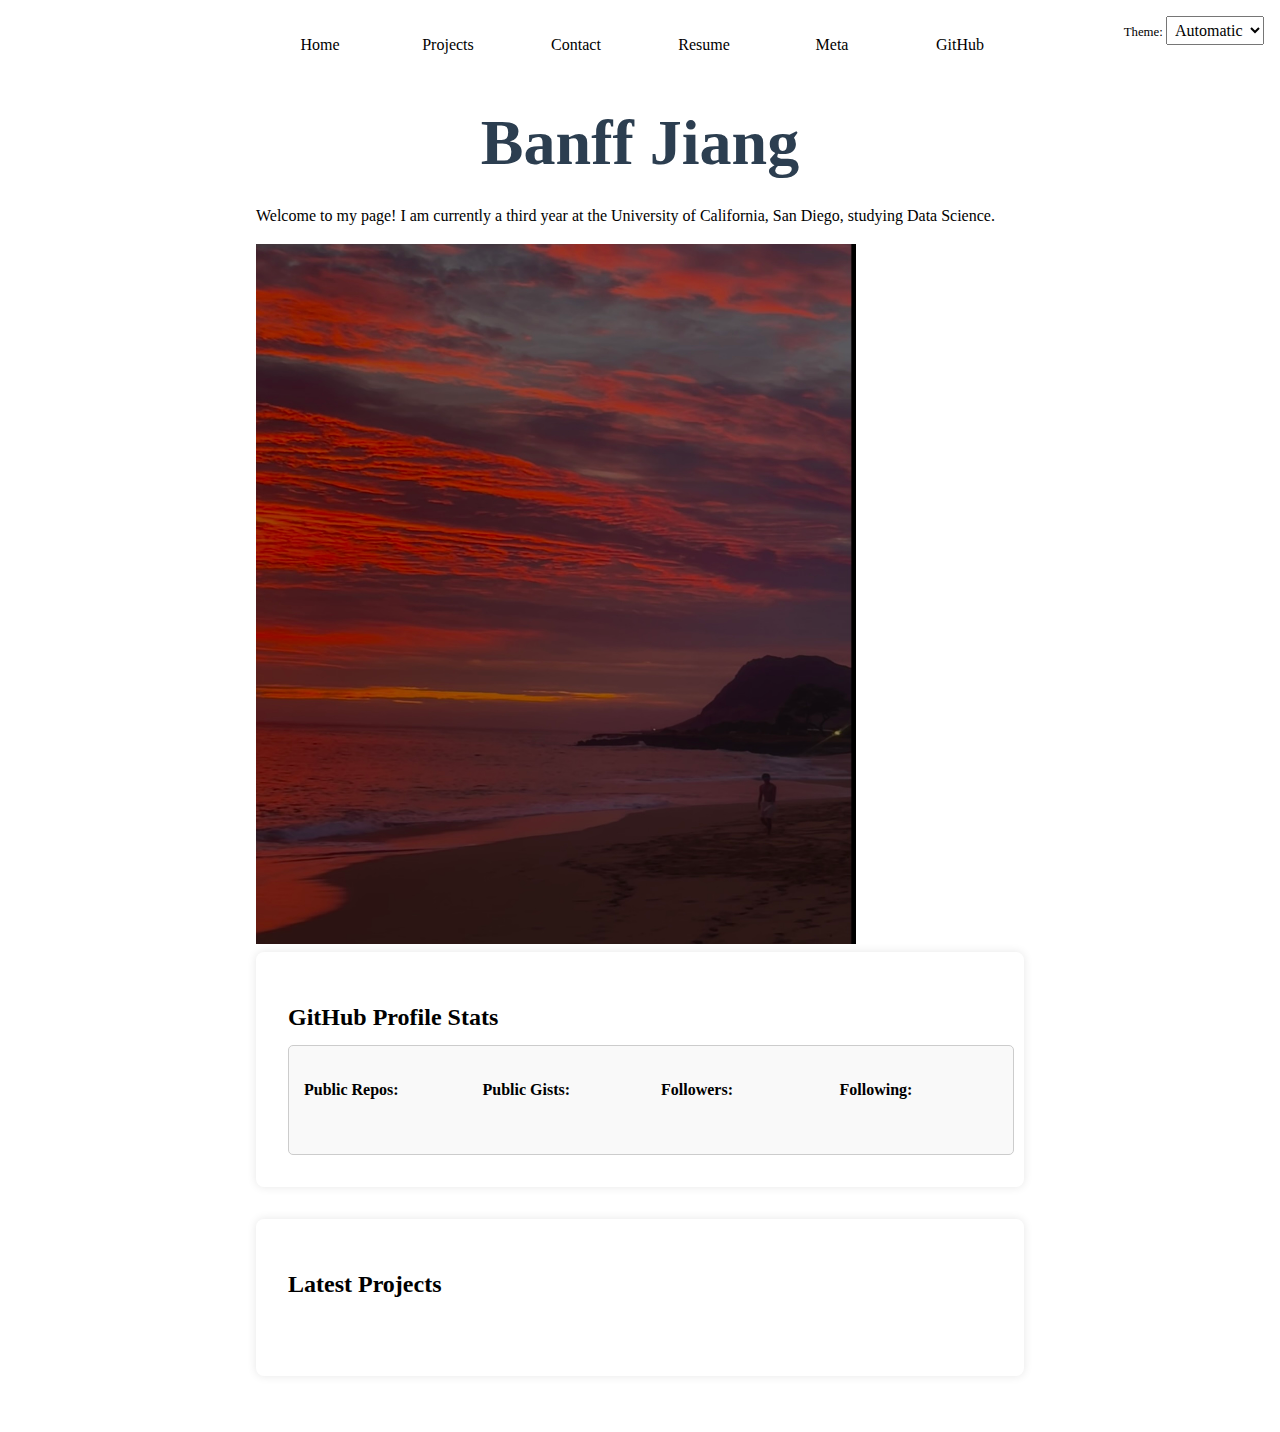
<file: index.html>
<!DOCTYPE html>
<html lang="en" class="home">
<head>
    <meta charset="UTF-8">
    <meta http-equiv="X-UA-Compatible" content="IE=edge">
    <meta name="viewport" content="width=device-width, initial-scale=1.0">
    <title>Banff: Personal site and Portfolio</title>
    <link rel = "stylesheet" href =  "style.css">
    <script src = "global.js" type = "module"></script>
    <script src = "index.js" type = "module" defer></script>
</head>
<body>
    <header></header>
    
    <main>
        <h1>Banff Jiang</h1> 
        <p>Welcome to my page! I am currently a third year at the University of California, San Diego, studying Data Science.</p>   
        <img src = "images/photo.jpeg" alt = "Sunset during trip to Hawaii this summer" />

        <section>
            <h2>GitHub Profile Stats</h2>
            <div id = "profile-stats" class = "dropdown">
                <dl class = "profile-info">
                    <dt>Public Repos:</dt><dd></dd>
                    <dt>Public Gists:</dt><dd></dd>
                    <dt>Followers:</dt><dd></dd>
                    <dt>Following:</dt><dd></dd>
                </dl>
            </div>
        </section>

        <section>
            <h2>Latest Projects</h2>
            <div class = "projects">
                <!-- Dynamically added content will appear here -->
            </div>
        </section>
    </main>
</body>
</html>
</file>
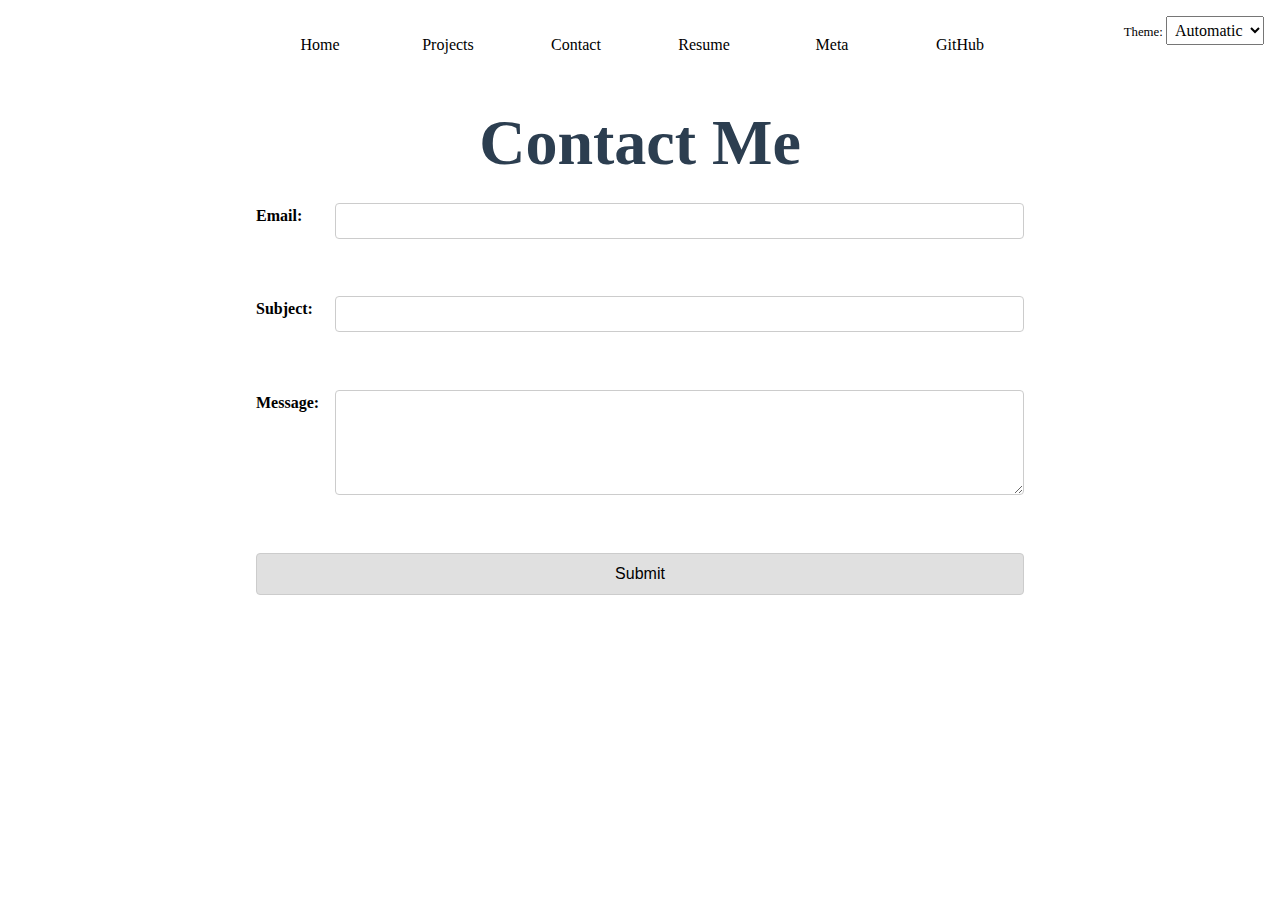
<file: contact/index.html>
<!DOCTYPE html>
<html lang="en">
<head>
    <meta charset="UTF-8">
    <meta http-equiv="X-UA-Compatible" content="IE=edge">
    <meta name="viewport" content="width=device-width, initial-scale=1.0">
    <title>Contact</title>
    <link rel="stylesheet" href="../style.css">
    <script src="../global.js" type="module"></script>

</head>
<body>
    <h1>Contact Me</h1>

    <form action = "mailto:bxjiang@ucsd.edu" method = "Post" enctype = "text/plain">
        <label for = "Email">Email:</label>
        <input type = "Email" id = "Email" name = "Email" required>
        <br>
        

        <label for = "Subject">Subject:</label>
        <input id = "Subject" name = "Subject" required>
        <br>
        
        

        <label for = "Body">Message:</label>
        <textarea id = "Body" name = "Body" rows = "6" cols = "40" required></textarea>
        <br>
        
        <button>Submit</button>
    </form>

    
</body>
</html>
</file>
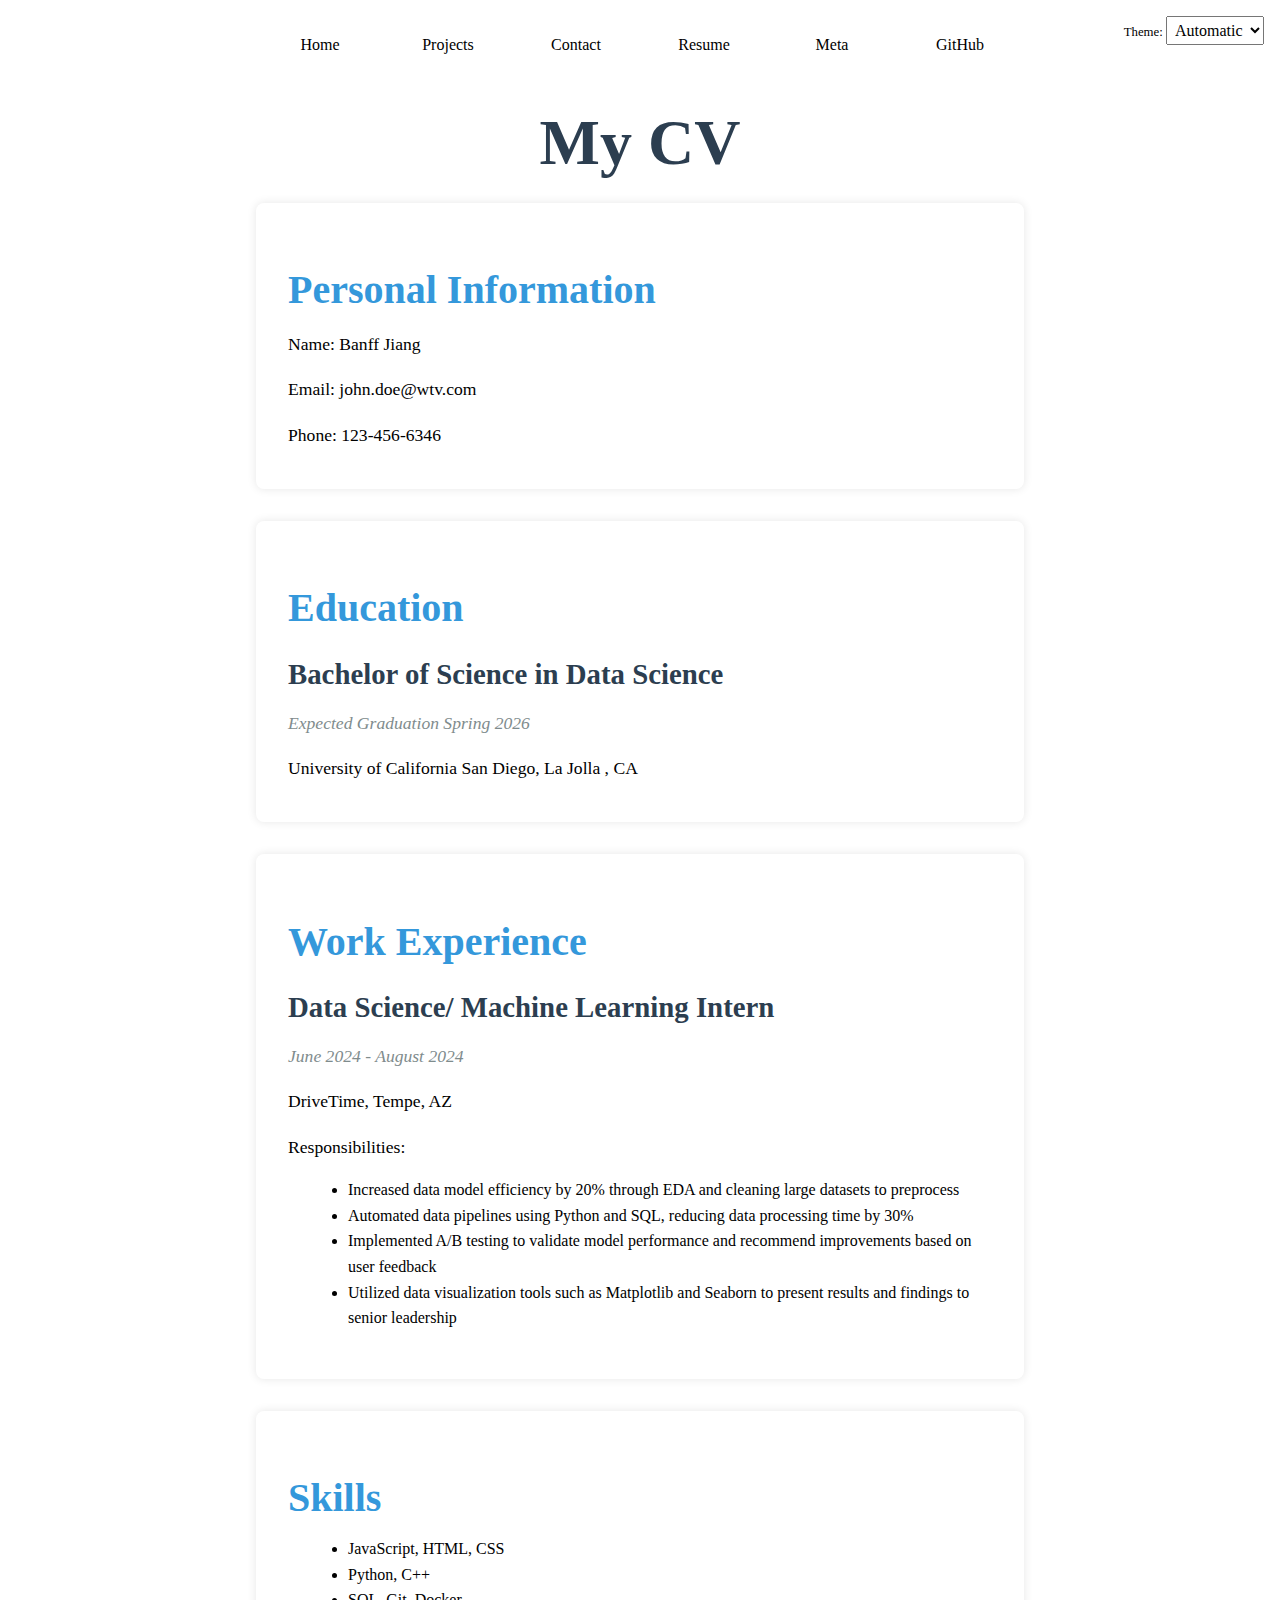
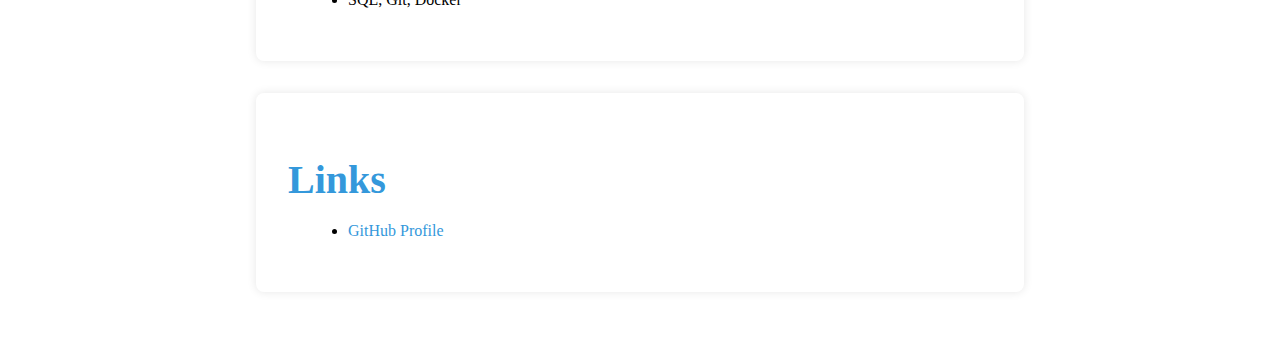
<file: cv/index.html>
<!DOCTYPE html>
<html lang="en">
<head>
    <meta charset="UTF-8">
    <meta http-equiv="X-UA-Compatible" content="IE=edge">
    <meta name="viewport" content="width=device-width, initial-scale=1.0">
    <title>Document</title>
    <link rel="stylesheet" href="../style.css">
    <script src="../global.js" type="module"></script>


</head>
<body>
    
    <h1>My CV</h1>

    <section>
        <header>
            <h2>Personal Information</h2>
        </header>
        <p>Name: Banff Jiang</p>
        <p>Email: john.doe@wtv.com</p>
        <p>Phone: 123-456-6346</p>
    </section>

    <section>
        <header>
            <h2>Education</h2>
        </header>
        <article>
            <h3>Bachelor of Science in Data Science</h3>
            <p><time datetime="2026-06-20">Expected Graduation Spring 2026</time></p>
            <p>University of California San Diego, La Jolla , CA</p>
        </article>
    </section>

    <section>
        <header>
            <h2>Work Experience</h2>
        </header>
        <article>
            <h3>Data Science/ Machine Learning Intern</h3>
            <p><time datetime="2024-06-01">June 2024 - August 2024</time></p>
            <p>DriveTime, Tempe, AZ</p>
            <p>Responsibilities:</p>
            <ul>
                <li>Increased data model efficiency by 20% through EDA and cleaning large datasets to preprocess</li>
                <li>Automated data pipelines using Python and SQL, reducing data processing time by 30%</li>
                <li>Implemented A/B testing to validate model performance and recommend improvements based on user feedback</li>
                <li>Utilized data visualization tools such as Matplotlib and Seaborn to present results and findings to senior leadership</li>
            </ul>
        </article>
    </section>

    <section>
        <header>
            <h2>Skills</h2>
        </header>
        <ul>
            <li>JavaScript, HTML, CSS</li>
            <li>Python, C++</li>
            <li>SQL, Git, Docker</li>
        </ul>
    </section>
    
    <section>
        <header>
            <h2>Links</h2>
        </header>
        <ul>
            <li><a href="https://github.com/banffjiang" target="_blank">GitHub Profile</a></li>
        </ul>
    </section>
</body>
</html>
</file>
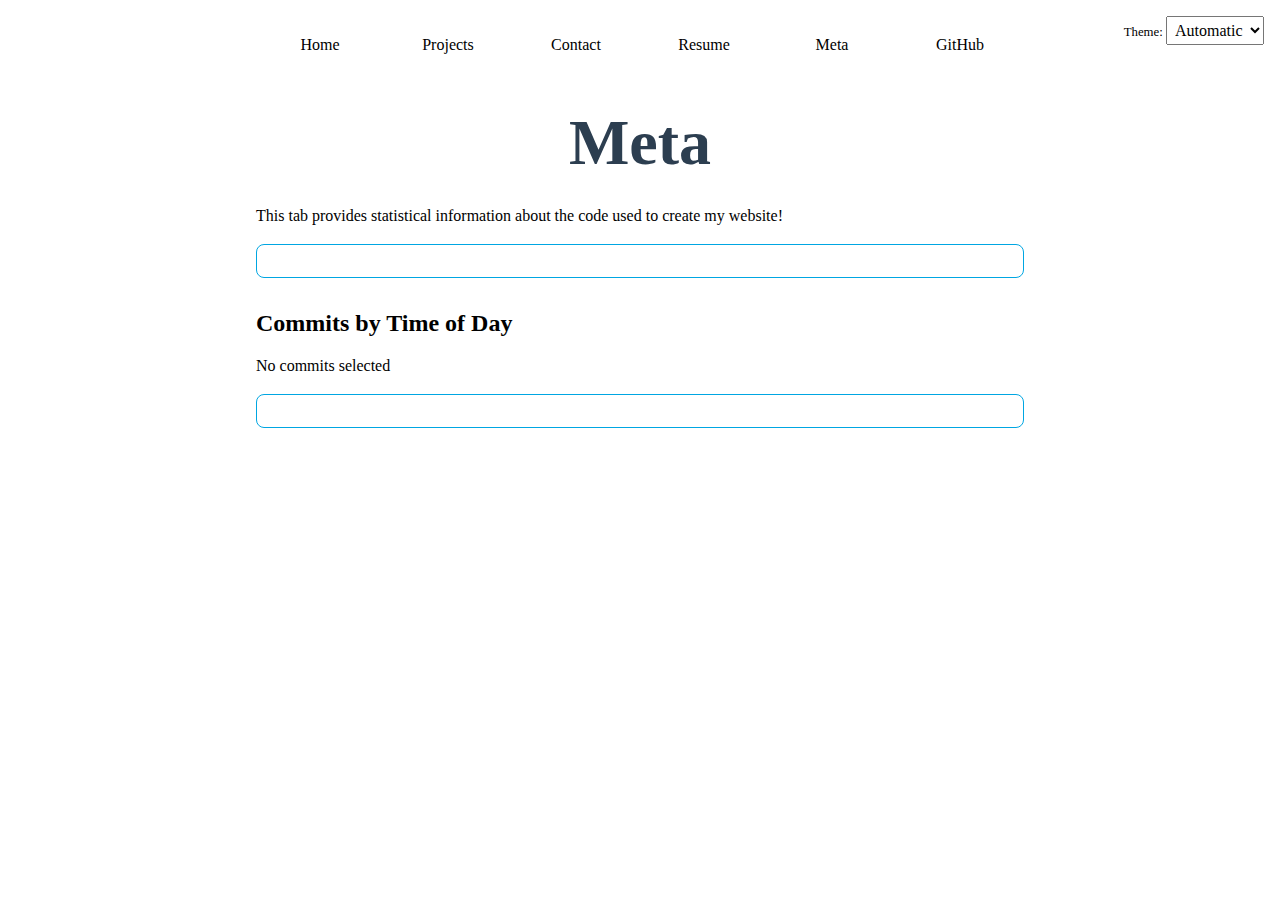
<file: meta/index.html>
<!DOCTYPE html>
<html lang="en">
<head>
    <meta charset="UTF-8">
    <meta name="viewport" content="width=device-width, initial-scale=1.0">
    <title>Meta</title>
    <link rel="stylesheet" href="../style.css">
    <script src="../global.js" type="module"></script>
    <script src="main.js" type="module"></script>
    <script src="https://d3js.org/d3.v7.min.js"></script>
</head>
<body>
    <h1>
        Meta
    </h1>
    <p>This tab provides statistical information about the code used to create my website!</p>

    <div id="stats"></div>

    <h2>Commits by Time of Day</h2>
    <div id="chart"></div>
    <dl id="commit-tooltip" class="info tooltip" hidden>
        <dt>Commit</dt>
        <dd>
            <a href="" id="commit-link" target="_blank"></a>
        </dd>
      
        <dt>Date</dt>
        <dd id="commit-date"></dd>
      
        <dt>Time</dt>
        <dd id="commit-time"></dd>
      
        <dt>Author</dt>
        <dd id="commit-author"></dd>
      
        <dt>Lines Edited</dt>
        <dd id="commit-lines"></dd>
    </dl>

    <p id="selection-count">No commits selected</p>
    <dl id="language-breakdown" class="stats"></dl>
</body>
</html>
</file>
<file: style.css>
html {
  --color-accent: oklch(65% 50% 220); 
  accent-color: var(--color-accent); 
  color-scheme: light dark
}

body {
  margin-inline: max(1em, (100% - 100ch) / 2);
  max-width: 100ch;
  padding: 1rem;
  line-height: 1.6;
}
nav {
  display: flex; 
  margin-bottom: 1em;
  border-bottom: 1px;
  --border-color: oklch(50% 10% 200 / 40%);
  border-bottom-color: var(--border-color);
}

nav a {
  flex: 1; 
  text-align: center; 
  text-decoration: none;
  color: inherit; 
  padding: 0.5em; 
}

nav a.current {
  border-bottom: 0.4em; 
  border-bottom-color: var(--border-color);
  padding-bottom: 0.1em; 
}

nav a:hover {
  border-bottom: 0.4em solid var(--color-accent);
  padding-bottom: 0.1em; 
  background-color: color-mix(in oklch, var(--color-accent), canvas 85%);
}


form {
  display: grid;
  grid-template-columns: auto 1fr; 
  gap: 1em; 
  width: 100%;
  margin: 0;
  padding: 0;
}

form label {
  display: block; 
  font-weight: bold;
  margin-bottom: 0.5em; 
  grid-column: 1; 
}

form input, form textarea {
  display: block;
  width: 100%;
  padding: 0.5em;
  border: 1px solid #ccc;
  border-radius: 4px;
  box-sizing: border-box;
  font-size: 1em;
  grid-column: 2; 
}


form button {
  padding: 0.7em;
  background-color: #e0e0e0;
  border: 1px solid #ccc;
  border-radius: 4px;
  font-size: 1em;
  cursor: pointer;
  text-align: center;
  grid-column: 1 / -1; 
}


form button:hover {
  background-color: #d6d6d6;
}

img {
  width: 600px; 
  height: 700px; 
}

.projects {
  display: grid;
  grid-template-columns: repeat(auto-fit, minmax(12em, 1fr)); /* Reduced from 15em to 12em */
  gap: 1em; 
  padding: 1rem;
}

.projects article {
  display: grid;
  grid-template-rows: subgrid; 
  grid-row: span 3; 
  gap: 1em;  
  align-content: start;  
  margin: 0;
  padding: 0;
}

.projects img {
  width: 100%;
  height: auto;
  border-radius: 4px;
}

.projects article h2 {
  margin: 0; 
  font-size: 2em;
  line-height: 1.1;
}

h1 {
  font-size: 4em;
  line-height: 1.1;
}

h2, h3, h4, h5, h6 {
  line-height: 1.1;
}

.project-info {
  font-family: Baskerville, serif;
}

.project-year {
  font-variant-numeric: oldstyle-nums;
  font-style: italic;
  color: #555;
}

#projects-pie-plot {
  max-width: 20em;
  margin-block: 2em;

  overflow: visible;
}

.container {
  display: flex;
  align-items: center; 
  gap: 2em; 
}

.legend {
  display: grid;
  grid-template-columns: repeat(auto-fill, minmax(9em, 1fr));
  gap: 1em; 
  padding: 1em; 
  margin-top: 2em; 
  border: 2px solid #ddd; 
  border-radius: 8px;
  flex: 1;
}

.legend li {
  display: flex; 
  align-items: center; 
  gap: 0.5em; 
}
.swatch {
  display: inline-block;
  width: 1.5em; 
  height: 1.5em; 
  aspect-ratio: 1 / 1; 
  background-color: var(--color); 
  border-radius: 50%; 
}

&:has(path:hover) {
  path:not(:hover) {
    opacity: 0.5;
  }
}

path {
  transition: 300ms;
  cursor: pointer;

}


.selected {
  --color: oklch(60% 45% 0) !important;

  &:is(path) {
    fill: var(--color);
  }
}





/* CV */




.cv body {
  background-color: #f4f7f6;
  color: #333;
  line-height: 1.6;
  padding: 2rem;
}


h1 {
  font-size: 4em; 
  color: #2c3e50;
  text-align: center;
  margin-bottom: 1.5rem;
}

section {
  margin-bottom: 2rem;
  background-color: #ffffff;
  border-radius: 8px;
  box-shadow: 0 0 10px rgba(0, 0, 0, 0.1);
  padding: 2rem;
}


header h2 {
  font-size: 2.5em; 
  color: #3498db;
  margin-bottom: 1rem;
}


article h3 {
  font-size: 1.8em;
  color: #2c3e50;
  margin-bottom: 0.5rem;
}

section p {
  font-size: 1.1em;
  margin-bottom: 0.5rem;
}


ul li {
  margin-left: 20px;
  line-height: 1.6;
}

time {
  font-style: italic;
  color: #7f8c8d;
}

a {
  color: #3498db;
  text-decoration: none;
}

a:hover {
  text-decoration: underline;
}

.color-scheme {
  position: absolute; 
  top: 1rem;          
  right: 1rem;       
  font-size: 80%;     
  font-family: inherit;
}

.color-scheme select {
  font-family: inherit;
  font-size: 1rem;      
  padding: 0.25rem;     
}

/* Style the dropdown container */
#profile-stats {
  background-color: #f9f9f9;
  border: 1px solid #ccc;
  width: 100%;
  padding: 10px;
  border-radius: 5px;
  display: inline-block;
}

h2 {
  margin-bottom: 15px;
}

.profile-info {
  display: grid;
  grid-template-columns: 1fr 1fr 1fr 1fr; /* 4 equal columns */
  grid-gap: 10px;
}

.profile-info dt {
  font-weight: bold;
  grid-row: 1; /* Place all <dt> in the first row */
}

.profile-info dd {
  grid-row: 2; /* Place all <dd> in the second row */
  margin: 0;
}

.profile-info dt, .profile-info dd {
  padding: 5px;
  margin: 0;
}


#stats {
  display: grid;
  grid-template-columns: 1fr 1fr 1fr 1fr;
  gap: 1rem;
  margin-bottom: 2rem;
  padding: 1rem;
  border: 1px solid var(--color-accent);
  border-radius: 8px;
}

#stats dl {
  display: contents;
}

#stats dt {
  grid-column: span 1;
  font-weight: bold;
}

#stats dd {
  grid-column: span 1;
}

.gridlines line {
  stroke: #ccc;
  stroke-opacity: 0.5;
  stroke-width: 1;
}

dl.info {
  display: grid;
  grid-template-columns: auto 1fr;
  gap: 0.5em 1em;
  margin: 0;
}

dl.info dt {
  font-weight: normal;
  color: #666;
}

dl.info dd {
  font-weight: bold;
  margin: 0;
}

.tooltip {
  display: none;
  position: fixed;
  top: 1em;
  left: 1em;
  background: #f0e9e9;
  color: #242121;
  padding: 0.5em 1em;
  box-shadow: inset 1 1 1 1px #243121;
  border-radius: 5px;
  font-size: 0.9em;
  white-space: nowrap;
}

.tooltip.show {
  display: block;
}

circle {
  transition: 200ms;
  transform-origin: center;
  transform-box: fill-box;
}

circle:hover {
  transform: scale(1.5);
}

dl.info {
  /* ... other styles ... */
  transition-duration: 500ms;
  transition-property: opacity, visibility;
}

dl.info[hidden]:not(:hover, :focus-within) {
  opacity: 0;
  visibility: hidden;
}

circle.selected {
  fill: #ff6b6b;
}

@keyframes marching-ants {
  to {
    stroke-dashoffset: -8; /* 5 + 3 */
  }
}

.selection {
  fill-opacity: 0.1;
  stroke: black;
  stroke-opacity: 0.7;
  stroke-dasharray: 5 3;
  animation: marching-ants 2s linear infinite;
}

circle.selected {
  fill: #ff6b6b;
}

#language-breakdown {
  display: grid;
  grid-template-columns: 1fr 1fr;
  gap: 1rem;
  margin-bottom: 2rem;
  padding: 1rem;
  border: 1px solid var(--color-accent);
  border-radius: 8px;
}

#language-breakdown dl {
  display: contents;
}

#language-breakdown dt {
  grid-column: span 1;
  font-weight: bold;
}

#language-breakdown dd {
  grid-column: span 1;
  text-align: right;
}

svg {
  width: 100%;
  max-width: none;
}
</file>
